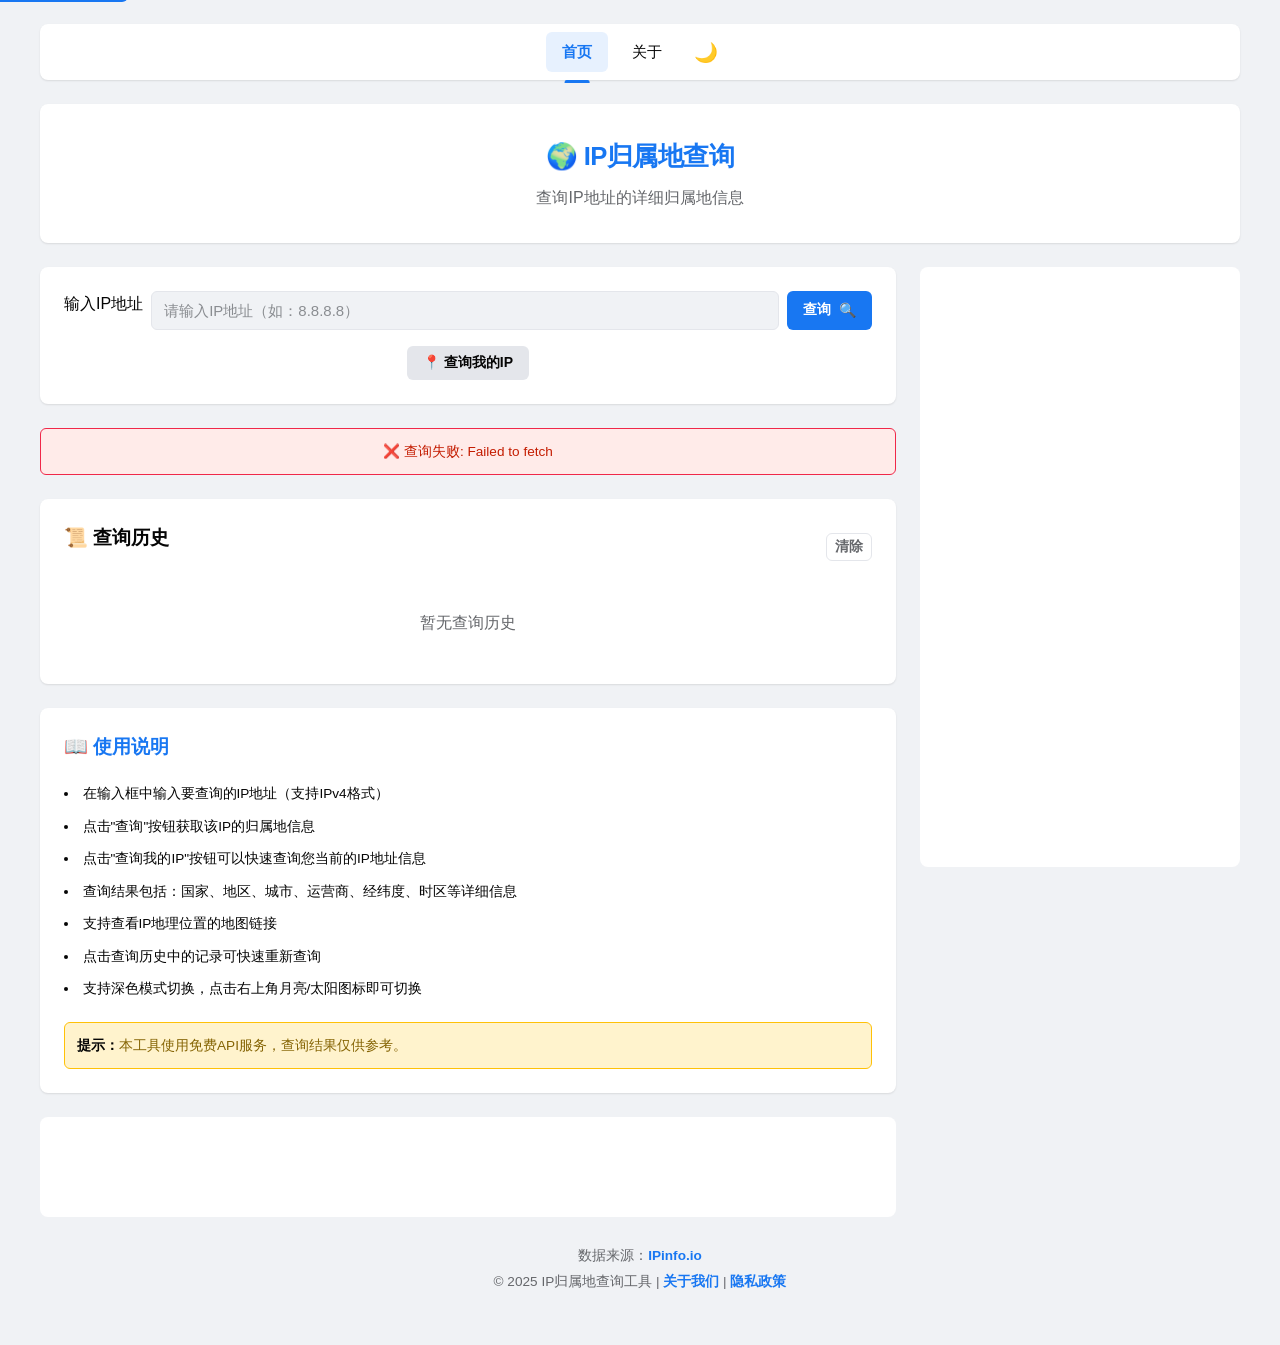
<file: index.html>
<!DOCTYPE html>
<html lang="zh-CN">
<head>
    <meta charset="UTF-8">
    <meta name="viewport" content="width=device-width, initial-scale=1.0">

    <!-- Google tag (gtag.js) -->
    <script async src="https://www.googletagmanager.com/gtag/js?id=G-JLNNBG1P3Q"></script>
    <script>
      window.dataLayer = window.dataLayer || [];
      function gtag(){dataLayer.push(arguments);}
      gtag('js', new Date());
      gtag('config', 'G-JLNNBG1P3Q');
    </script>

    <!-- 基础SEO -->
    <title>IP归属地查询工具 - 快速查询IP地址归属地信息</title>
    <meta name="description" content="免费在线IP归属地查询工具，支持查询任意IP地址的国家、地区、城市、运营商等详细信息。快速、准确、无需注册。">
    <meta name="keywords" content="IP查询,IP归属地,IP地址查询,IP定位,IP地理位置,IP查询工具,本机IP查询">
    <meta name="author" content="IP归属地查询工具">
    <link rel="canonical" href="https://your-domain.com/">

    <!-- Open Graph / Facebook -->
    <meta property="og:type" content="website">
    <meta property="og:url" content="https://your-domain.com/">
    <meta property="og:title" content="IP归属地查询工具 - 快速查询IP地址归属地信息">
    <meta property="og:description" content="免费在线IP归属地查询工具，支持查询任意IP地址的国家、地区、城市、运营商等详细信息。">
    <meta property="og:image" content="https://your-domain.com/og-image.png">
    <meta property="og:locale" content="zh_CN">
    <meta property="og:site_name" content="IP归属地查询工具">

    <!-- Twitter -->
    <meta name="twitter:card" content="summary_large_image">
    <meta name="twitter:url" content="https://your-domain.com/">
    <meta name="twitter:title" content="IP归属地查询工具 - 快速查询IP地址归属地信息">
    <meta name="twitter:description" content="免费在线IP归属地查询工具，支持查询任意IP地址的国家、地区、城市、运营商等详细信息。">
    <meta name="twitter:image" content="https://your-domain.com/twitter-image.png">

    <!-- Favicon -->
    <link rel="icon" type="image/svg+xml" href="data:image/svg+xml,%3Csvg xmlns='http://www.w3.org/2000/svg' viewBox='0 0 512 512'%3E%3Crect fill='%231877f2' width='512' height='512' rx='100'/%3E%3Ctext x='50%25' y='50%25' dominant-baseline='central' text-anchor='middle' font-size='200' fill='white'%3EIP%3C/text%3E%3C/svg%3E">
    <link rel="apple-touch-icon" href="data:image/svg+xml,%3Csvg xmlns='http://www.w3.org/2000/svg' viewBox='0 0 512 512'%3E%3Crect fill='%231877f2' width='512' height='512' rx='100'/%3E%3Ctext x='50%25' y='50%25' dominant-baseline='central' text-anchor='middle' font-size='200' fill='white'%3EIP%3C/text%3E%3C/svg%3E">

    <!-- PWA Manifest -->
    <link rel="manifest" href="/manifest.json">
    <meta name="theme-color" content="#1877f2">

    <!-- Preconnect -->
    <link rel="preconnect" href="https://ipinfo.io">
    <link rel="dns-prefetch" href="https://ipinfo.io">

    <!-- Stylesheet -->
    <link rel="stylesheet" href="css/style.css">

    <!-- JSON-LD 结构化数据 -->
    <script type="application/ld+json">
    {
        "@context": "https://schema.org",
        "@type": "WebSite",
        "name": "IP归属地查询工具",
        "url": "https://your-domain.com/",
        "description": "免费在线IP归属地查询工具，支持查询任意IP地址的国家、地区、城市、运营商等详细信息。",
        "potentialAction": {
            "@type": "SearchAction",
            "target": "https://your-domain.com/?ip={search_term_string}",
            "query-input": "required name=search_term_string"
        }
    }
    </script>
    <script type="application/ld+json">
    {
        "@context": "https://schema.org",
        "@type": "WebPage",
        "name": "IP归属地查询工具",
        "description": "免费在线IP归属地查询工具，支持查询任意IP地址的国家、地区、城市、运营商等详细信息。",
        "url": "https://your-domain.com/",
        "inLanguage": "zh-CN",
        "isPartOf": {
            "@type": "WebSite",
            "name": "IP归属地查询工具",
            "url": "https://your-domain.com/"
        }
    }
    </script>
    <script type="application/ld+json">
    {
        "@context": "https://schema.org",
        "@type": "BreadcrumbList",
        "itemListElement": [{
            "@type": "ListItem",
            "position": 1,
            "name": "首页",
            "item": "https://your-domain.com/"
        }]
    }
    </script>

    <!-- Google AdSense (请替换为您的实际代码) -->
    <!--
    <script async src="https://pagead2.googlesyndication.com/pagead/js/adsbygoogle.js?client=ca-pub-XXXXXXXXXXXXXXXX" crossorigin="anonymous"></script>
    -->
</head>
<body>
    <!-- 跳转到主内容（无障碍） -->
    <a href="#main-content" class="skip-to-content">跳转到主内容</a>

    <div class="container">
        <!-- 顶部导航 -->
        <nav class="top-nav" role="navigation" aria-label="主导航">
            <ul>
                <li><a href="index.html" class="active" aria-current="page">首页</a></li>
                <li><a href="about.html">关于</a></li>
                <li><button id="themeToggle" aria-label="切换深色模式">🌙</button></li>
                <li><button id="installBtn" aria-label="安装应用">📱 安装</button></li>
            </ul>
        </nav>

        <!-- 页面头部 -->
        <header>
            <h1>🌍 IP归属地查询</h1>
            <p class="subtitle">查询IP地址的详细归属地信息</p>
        </header>

        <!-- 主布局 -->
        <div class="main-layout">
            <!-- 主内容区 -->
            <main id="main-content">
                <!-- 搜索区域 -->
                <section class="search-section" aria-label="IP查询输入">
                    <div class="search-box">
                        <label for="ipInput" class="visually-hidden">输入IP地址</label>
                        <input
                            type="text"
                            id="ipInput"
                            placeholder="请输入IP地址（如：8.8.8.8）"
                            autocomplete="off"
                            aria-label="IP地址输入框"
                        >
                        <button id="searchBtn" onclick="queryIP()" aria-label="查询IP地址">
                            <span class="btn-text">查询</span>
                            <span class="btn-icon">🔍</span>
                        </button>
                    </div>
                    <div class="quick-actions">
                        <button class="btn-secondary" onclick="queryMyIP()" aria-label="查询我的IP地址">
                            <span>📍 查询我的IP</span>
                        </button>
                    </div>
                </section>

                <!-- 加载提示 -->
                <div id="loading" class="loading" style="display: none;" role="status" aria-live="polite">
                    <div class="spinner" aria-hidden="true"></div>
                    <p>正在查询IP信息...</p>
                </div>

                <!-- 错误提示 -->
                <div id="error" class="error" style="display: none;" role="alert" aria-live="assertive"></div>

                <!-- IP信息显示 -->
                <article id="ipInfo" class="ip-info" style="display: none;" aria-live="polite">
                    <div class="info-header">
                        <h2 id="ipAddress"></h2>
                        <div class="header-actions">
                            <span id="ipType" class="ip-type"></span>
                            <button class="btn-copy" id="copyIPBtn" title="复制IP地址" aria-label="复制IP地址">
                                <svg width="16" height="16" viewBox="0 0 24 24" fill="none" stroke="currentColor" stroke-width="2" aria-hidden="true">
                                    <rect x="9" y="9" width="13" height="13" rx="2" ry="2"></rect>
                                    <path d="M5 15H4a2 2 0 0 1-2-2V4a2 2 0 0 1 2-2h9a2 2 0 0 1 2 2v1"></path>
                                </svg>
                            </button>
                        </div>
                    </div>
                    <div class="info-grid">
                        <div class="info-item">
                            <span class="info-label">🌏 国家/地区</span>
                            <span class="info-value" id="country"></span>
                        </div>
                        <div class="info-item">
                            <span class="info-label">📍 省份/州</span>
                            <span class="info-value" id="region"></span>
                        </div>
                        <div class="info-item">
                            <span class="info-label">🏙️ 城市</span>
                            <span class="info-value" id="city"></span>
                        </div>
                        <div class="info-item">
                            <span class="info-label">📮 邮编</span>
                            <span class="info-value" id="zip"></span>
                        </div>
                        <div class="info-item">
                            <span class="info-label">🌐 运营商</span>
                            <span class="info-value" id="isp"></span>
                        </div>
                        <div class="info-item">
                            <span class="info-label">🏢 组织</span>
                            <span class="info-value" id="org"></span>
                        </div>
                        <div class="info-item">
                            <span class="info-label">📡 经纬度</span>
                            <span class="info-value" id="location"></span>
                        </div>
                        <div class="info-item">
                            <span class="info-label">⏰ 时区</span>
                            <span class="info-value" id="timezone"></span>
                        </div>
                    </div>

                    <!-- 地图容器 -->
                    <div class="map-container">
                        <h3>🗺️ 地理位置</h3>
                        <div id="mapLink" class="map-link"></div>
                    </div>

                    <!-- QR码分享 -->
                    <div class="qr-section">
                        <h3>📱 分享</h3>
                        <div id="qrContainer" class="qr-container"></div>
                    </div>
                </article>

                <!-- 查询历史 -->
                <section class="history-section" aria-label="查询历史">
                    <div class="history-header">
                        <h3>📜 查询历史</h3>
                        <button class="btn-clear-history" onclick="clearHistory()" aria-label="清除历史记录">清除</button>
                    </div>
                    <div id="historyList" aria-live="polite">
                        <p class="history-empty">暂无查询历史</p>
                    </div>
                </section>

                <!-- 使用说明 -->
                <section class="instructions" aria-label="使用说明">
                    <h3>📖 使用说明</h3>
                    <ul>
                        <li>在输入框中输入要查询的IP地址（支持IPv4格式）</li>
                        <li>点击"查询"按钮获取该IP的归属地信息</li>
                        <li>点击"查询我的IP"按钮可以快速查询您当前的IP地址信息</li>
                        <li>查询结果包括：国家、地区、城市、运营商、经纬度、时区等详细信息</li>
                        <li>支持查看IP地理位置的地图链接</li>
                        <li>点击查询历史中的记录可快速重新查询</li>
                        <li>支持深色模式切换，点击右上角月亮/太阳图标即可切换</li>
                    </ul>
                    <div class="api-notice">
                        <strong>提示：</strong>本工具使用免费API服务，查询结果仅供参考。
                    </div>
                </section>

                <!-- 移动端广告位 -->
                <aside class="ad-placeholder ad-mobile" aria-label="广告">
                    <!-- Google AdSense 移动端广告代码 -->
                    <!--
                    <ins class="adsbygoogle"
                         style="display:block"
                         data-ad-client="ca-pub-XXXXXXXXXXXXXXXX"
                         data-ad-slot="XXXXXXXXXX"
                         data-ad-format="horizontal"
                         data-full-width-responsive="true"></ins>
                    <script>(adsbygoogle = window.adsbygoogle || []).push({});</script>
                    -->
                    <!-- <p>广告位 (320x100)</p> -->
                </aside>
            </main>

            <!-- 侧边栏（桌面端广告位） -->
            <aside class="sidebar" aria-label="侧边栏">
                <div class="ad-placeholder ad-sidebar">
                    <!-- Google AdSense 桌面端广告代码 -->
                    <!--
                    <ins class="adsbygoogle"
                         style="display:block"
                         data-ad-client="ca-pub-XXXXXXXXXXXXXXXX"
                         data-ad-slot="XXXXXXXXXX"
                         data-ad-format="vertical"
                         data-full-width-responsive="false"></ins>
                    <script>(adsbygoogle = window.adsbygoogle || []).push({});</script>
                    -->
                    <!-- <p>广告位 (300x600)</p> -->
                </div>
            </aside>
        </div>

        <footer>
            <p>数据来源：<a href="https://ipinfo.io" target="_blank" rel="noopener">IPinfo.io</a></p>
            <p>© 2025 IP归属地查询工具 | <a href="about.html">关于我们</a> | <a href="privacy.html">隐私政策</a></p>
        </footer>
    </div>

    <!-- JavaScript 模块 -->
    <script src="js/storage.js"></script>
    <script src="js/ui.js"></script>
    <script src="js/app.js"></script>
    <script src="https://pl28918087.effectivegatecpm.com/01/2a/c5/012ac5b5e096751748f7317121a92de4.js"></script>
</body>
</html>
</file>
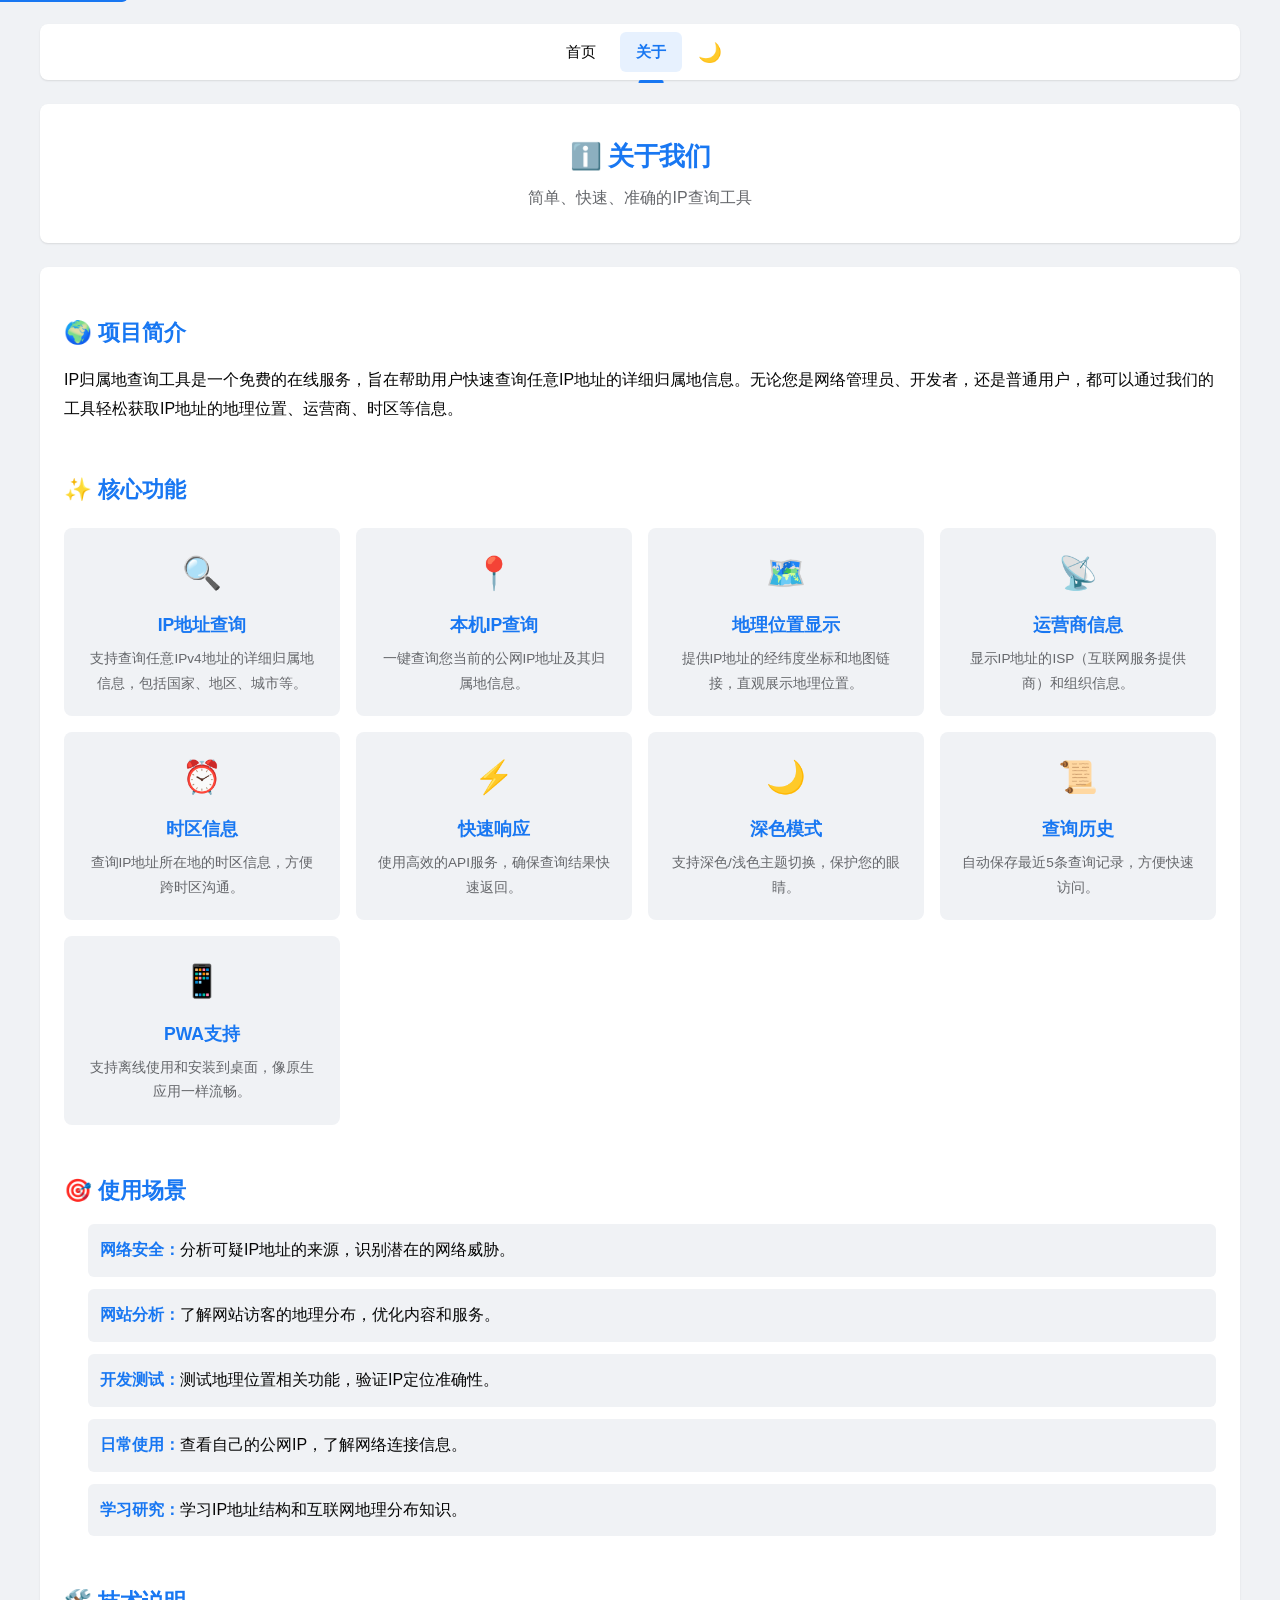
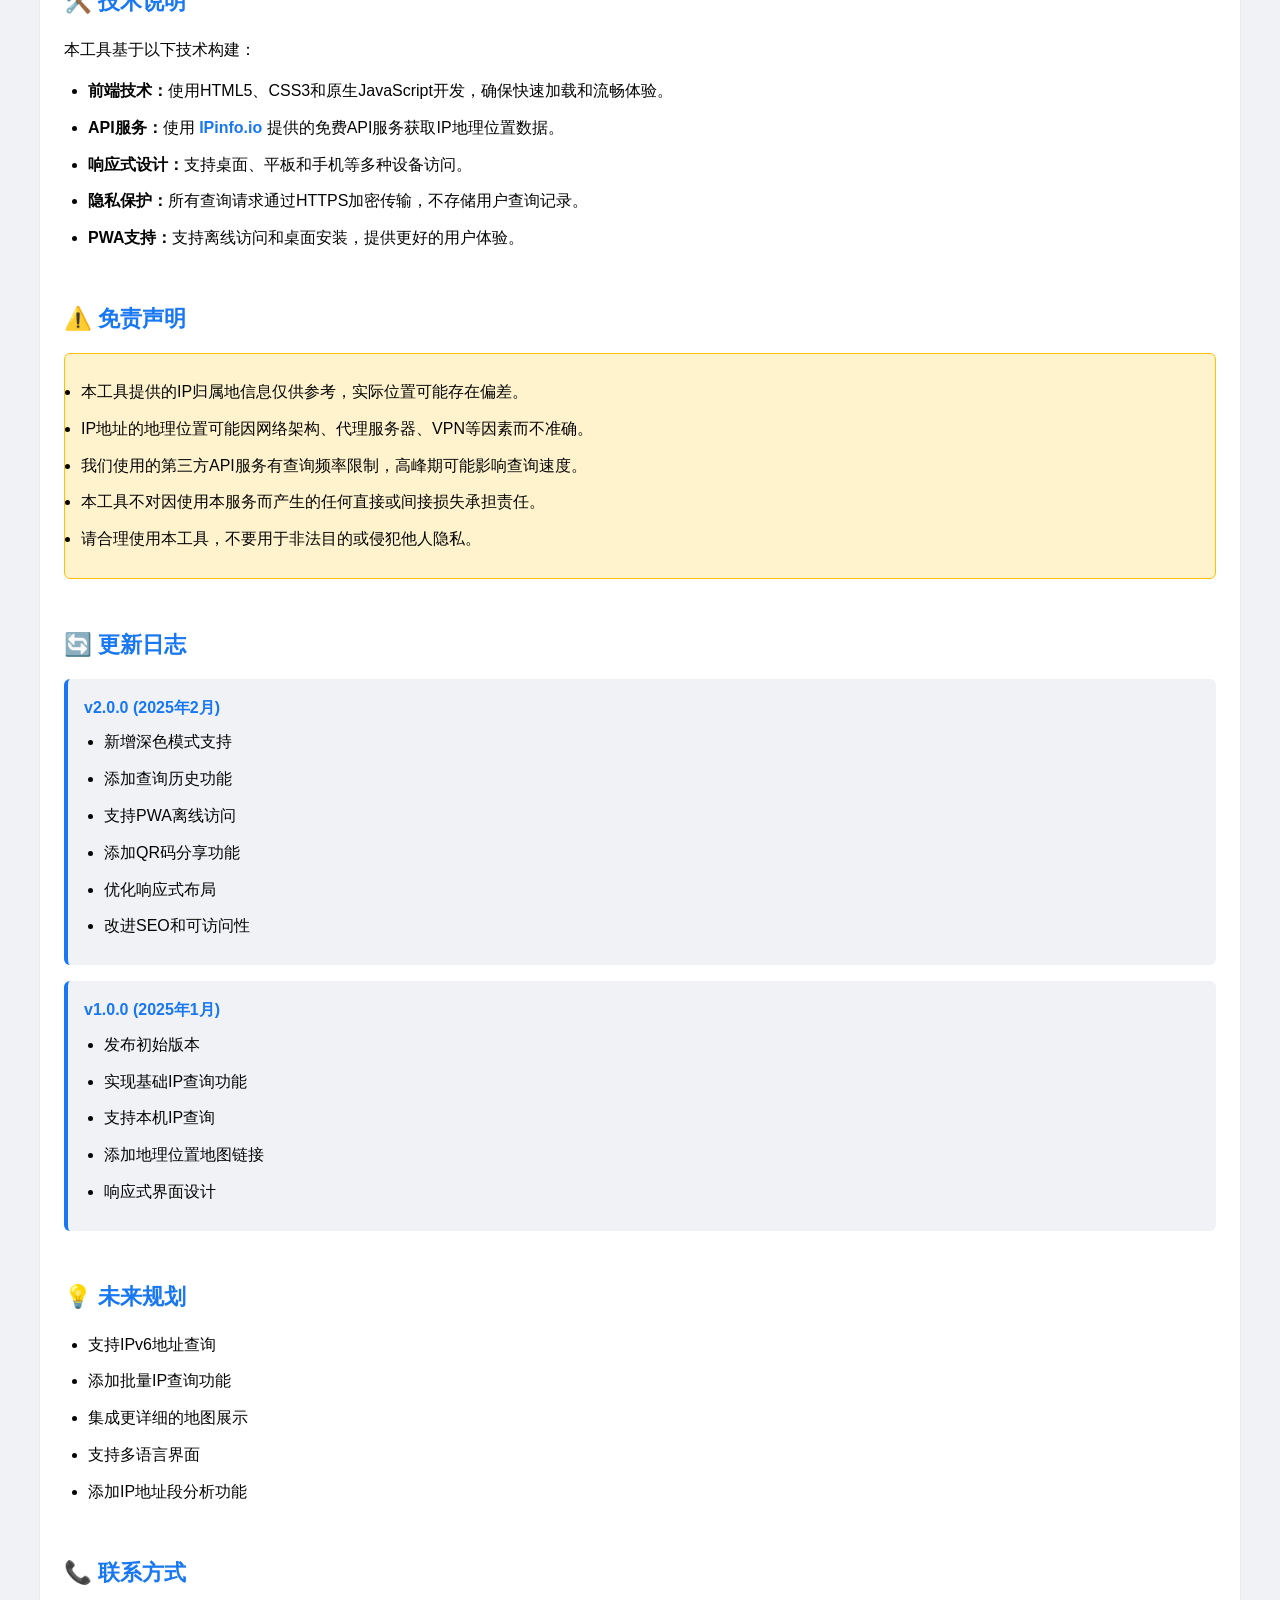
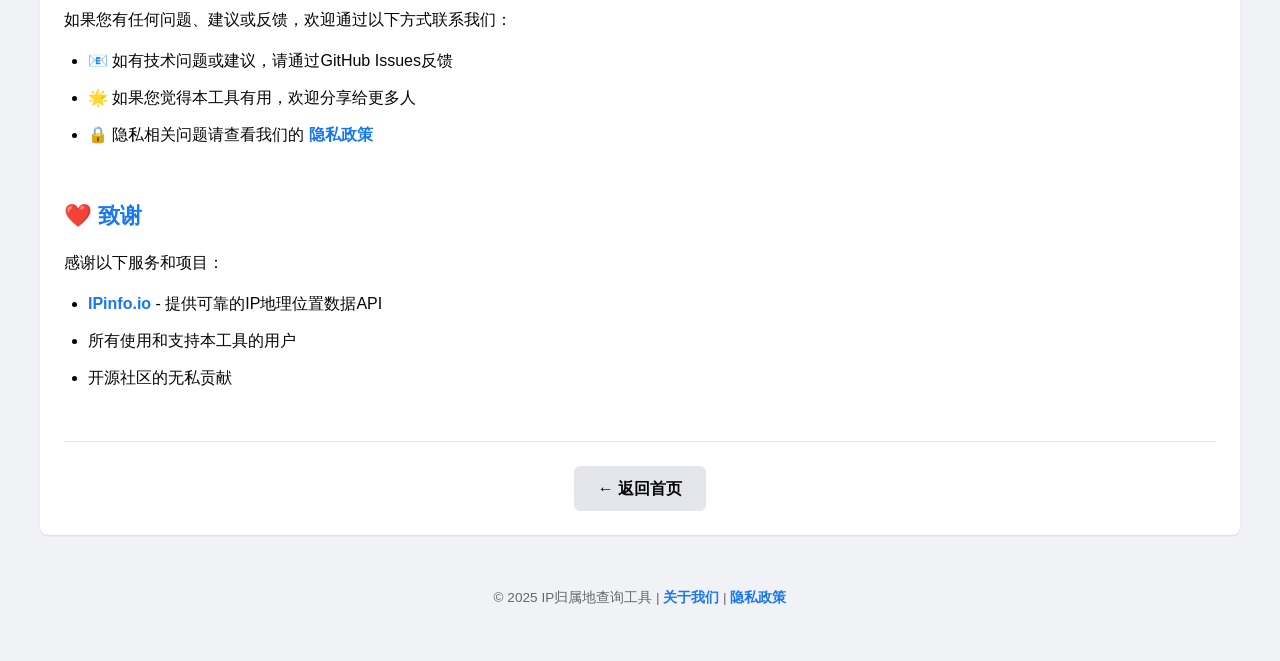
<file: about.html>
<!DOCTYPE html>
<html lang="zh-CN">
<head>
    <meta charset="UTF-8">
    <meta name="viewport" content="width=device-width, initial-scale=1.0">

    <!-- Google tag (gtag.js) -->
    <script async src="https://www.googletagmanager.com/gtag/js?id=G-JLNNBG1P3Q"></script>
    <script>
      window.dataLayer = window.dataLayer || [];
      function gtag(){dataLayer.push(arguments);}
      gtag('js', new Date());
      gtag('config', 'G-JLNNBG1P3Q');
    </script>

    <!-- 基础SEO -->
    <title>关于我们 - IP归属地查询工具</title>
    <meta name="description" content="了解IP归属地查询工具，一个免费、快速、准确的IP地址查询服务。">
    <meta name="keywords" content="IP查询工具,关于,使用说明,联系方式">
    <link rel="canonical" href="https://your-domain.com/about.html">

    <!-- Open Graph -->
    <meta property="og:type" content="website">
    <meta property="og:url" content="https://your-domain.com/about.html">
    <meta property="og:title" content="关于我们 - IP归属地查询工具">
    <meta property="og:description" content="了解IP归属地查询工具，一个免费、快速、准确的IP地址查询服务。">
    <meta property="og:locale" content="zh_CN">

    <!-- Favicon -->
    <link rel="icon" type="image/svg+xml" href="data:image/svg+xml,%3Csvg xmlns='http://www.w3.org/2000/svg' viewBox='0 0 512 512'%3E%3Crect fill='%231877f2' width='512' height='512' rx='100'/%3E%3Ctext x='50%25' y='50%25' dominant-baseline='central' text-anchor='middle' font-size='200' fill='white'%3EIP%3C/text%3E%3C/svg%3E">

    <!-- PWA Manifest -->
    <link rel="manifest" href="/manifest.json">
    <meta name="theme-color" content="#1877f2">

    <!-- Stylesheet -->
    <link rel="stylesheet" href="css/style.css">

    <!-- JSON-LD 结构化数据 -->
    <script type="application/ld+json">
    {
        "@context": "https://schema.org",
        "@type": "WebPage",
        "name": "关于我们 - IP归属地查询工具",
        "description": "了解IP归属地查询工具，一个免费、快速、准确的IP地址查询服务。",
        "url": "https://your-domain.com/about.html",
        "inLanguage": "zh-CN",
        "isPartOf": {
            "@type": "WebSite",
            "name": "IP归属地查询工具",
            "url": "https://your-domain.com/"
        }
    }
    </script>
    <script type="application/ld+json">
    {
        "@context": "https://schema.org",
        "@type": "BreadcrumbList",
        "itemListElement": [
            {
                "@type": "ListItem",
                "position": 1,
                "name": "首页",
                "item": "https://your-domain.com/"
            },
            {
                "@type": "ListItem",
                "position": 2,
                "name": "关于",
                "item": "https://your-domain.com/about.html"
            }
        ]
    }
    </script>
</head>
<body>
    <a href="#main-content" class="skip-to-content">跳转到主内容</a>

    <div class="container">
        <nav class="top-nav" role="navigation" aria-label="主导航">
            <ul>
                <li><a href="index.html">首页</a></li>
                <li><a href="about.html" class="active" aria-current="page">关于</a></li>
                <li><button id="themeToggle" aria-label="切换深色模式">🌙</button></li>
            </ul>
        </nav>

        <header>
            <h1>ℹ️ 关于我们</h1>
            <p class="subtitle">简单、快速、准确的IP查询工具</p>
        </header>

        <main id="main-content" class="content-section">
            <div class="about-section">
                <h2>🌍 项目简介</h2>
                <p>IP归属地查询工具是一个免费的在线服务，旨在帮助用户快速查询任意IP地址的详细归属地信息。无论您是网络管理员、开发者，还是普通用户，都可以通过我们的工具轻松获取IP地址的地理位置、运营商、时区等信息。</p>
            </div>

            <div class="about-section">
                <h2>✨ 核心功能</h2>
                <div class="features-grid">
                    <div class="feature-item">
                        <div class="feature-icon" aria-hidden="true">🔍</div>
                        <h3>IP地址查询</h3>
                        <p>支持查询任意IPv4地址的详细归属地信息，包括国家、地区、城市等。</p>
                    </div>
                    <div class="feature-item">
                        <div class="feature-icon" aria-hidden="true">📍</div>
                        <h3>本机IP查询</h3>
                        <p>一键查询您当前的公网IP地址及其归属地信息。</p>
                    </div>
                    <div class="feature-item">
                        <div class="feature-icon" aria-hidden="true">🗺️</div>
                        <h3>地理位置显示</h3>
                        <p>提供IP地址的经纬度坐标和地图链接，直观展示地理位置。</p>
                    </div>
                    <div class="feature-item">
                        <div class="feature-icon" aria-hidden="true">📡</div>
                        <h3>运营商信息</h3>
                        <p>显示IP地址的ISP（互联网服务提供商）和组织信息。</p>
                    </div>
                    <div class="feature-item">
                        <div class="feature-icon" aria-hidden="true">⏰</div>
                        <h3>时区信息</h3>
                        <p>查询IP地址所在地的时区信息，方便跨时区沟通。</p>
                    </div>
                    <div class="feature-item">
                        <div class="feature-icon" aria-hidden="true">⚡</div>
                        <h3>快速响应</h3>
                        <p>使用高效的API服务，确保查询结果快速返回。</p>
                    </div>
                    <div class="feature-item">
                        <div class="feature-icon" aria-hidden="true">🌙</div>
                        <h3>深色模式</h3>
                        <p>支持深色/浅色主题切换，保护您的眼睛。</p>
                    </div>
                    <div class="feature-item">
                        <div class="feature-icon" aria-hidden="true">📜</div>
                        <h3>查询历史</h3>
                        <p>自动保存最近5条查询记录，方便快速访问。</p>
                    </div>
                    <div class="feature-item">
                        <div class="feature-icon" aria-hidden="true">📱</div>
                        <h3>PWA支持</h3>
                        <p>支持离线使用和安装到桌面，像原生应用一样流畅。</p>
                    </div>
                </div>
            </div>

            <div class="about-section">
                <h2>🎯 使用场景</h2>
                <ul class="use-cases">
                    <li><strong>网络安全：</strong>分析可疑IP地址的来源，识别潜在的网络威胁。</li>
                    <li><strong>网站分析：</strong>了解网站访客的地理分布，优化内容和服务。</li>
                    <li><strong>开发测试：</strong>测试地理位置相关功能，验证IP定位准确性。</li>
                    <li><strong>日常使用：</strong>查看自己的公网IP，了解网络连接信息。</li>
                    <li><strong>学习研究：</strong>学习IP地址结构和互联网地理分布知识。</li>
                </ul>
            </div>

            <div class="about-section">
                <h2>🛠️ 技术说明</h2>
                <p>本工具基于以下技术构建：</p>
                <ul>
                    <li><strong>前端技术：</strong>使用HTML5、CSS3和原生JavaScript开发，确保快速加载和流畅体验。</li>
                    <li><strong>API服务：</strong>使用 <a href="https://ipinfo.io" target="_blank" rel="noopener">IPinfo.io</a> 提供的免费API服务获取IP地理位置数据。</li>
                    <li><strong>响应式设计：</strong>支持桌面、平板和手机等多种设备访问。</li>
                    <li><strong>隐私保护：</strong>所有查询请求通过HTTPS加密传输，不存储用户查询记录。</li>
                    <li><strong>PWA支持：</strong>支持离线访问和桌面安装，提供更好的用户体验。</li>
                </ul>
            </div>

            <div class="about-section">
                <h2>⚠️ 免责声明</h2>
                <div class="disclaimer">
                    <ul>
                        <li>本工具提供的IP归属地信息仅供参考，实际位置可能存在偏差。</li>
                        <li>IP地址的地理位置可能因网络架构、代理服务器、VPN等因素而不准确。</li>
                        <li>我们使用的第三方API服务有查询频率限制，高峰期可能影响查询速度。</li>
                        <li>本工具不对因使用本服务而产生的任何直接或间接损失承担责任。</li>
                        <li>请合理使用本工具，不要用于非法目的或侵犯他人隐私。</li>
                    </ul>
                </div>
            </div>

            <div class="about-section">
                <h2>🔄 更新日志</h2>
                <div class="changelog">
                    <div class="changelog-item">
                        <h4>v2.0.0 (2025年2月)</h4>
                        <ul>
                            <li>新增深色模式支持</li>
                            <li>添加查询历史功能</li>
                            <li>支持PWA离线访问</li>
                            <li>添加QR码分享功能</li>
                            <li>优化响应式布局</li>
                            <li>改进SEO和可访问性</li>
                        </ul>
                    </div>
                    <div class="changelog-item">
                        <h4>v1.0.0 (2025年1月)</h4>
                        <ul>
                            <li>发布初始版本</li>
                            <li>实现基础IP查询功能</li>
                            <li>支持本机IP查询</li>
                            <li>添加地理位置地图链接</li>
                            <li>响应式界面设计</li>
                        </ul>
                    </div>
                </div>
            </div>

            <div class="about-section">
                <h2>💡 未来规划</h2>
                <ul>
                    <li>支持IPv6地址查询</li>
                    <li>添加批量IP查询功能</li>
                    <li>集成更详细的地图展示</li>
                    <li>支持多语言界面</li>
                    <li>添加IP地址段分析功能</li>
                </ul>
            </div>

            <div class="about-section">
                <h2>📞 联系方式</h2>
                <p>如果您有任何问题、建议或反馈，欢迎通过以下方式联系我们：</p>
                <ul>
                    <li>📧 如有技术问题或建议，请通过GitHub Issues反馈</li>
                    <li>🌟 如果您觉得本工具有用，欢迎分享给更多人</li>
                    <li>🔒 隐私相关问题请查看我们的 <a href="privacy.html">隐私政策</a></li>
                </ul>
            </div>

            <div class="about-section">
                <h2>❤️ 致谢</h2>
                <p>感谢以下服务和项目：</p>
                <ul>
                    <li><a href="https://ipinfo.io" target="_blank" rel="noopener">IPinfo.io</a> - 提供可靠的IP地理位置数据API</li>
                    <li>所有使用和支持本工具的用户</li>
                    <li>开源社区的无私贡献</li>
                </ul>
            </div>

            <div class="back-link">
                <a href="index.html">← 返回首页</a>
            </div>
        </main>

        <footer>
            <p>© 2025 IP归属地查询工具 | <a href="about.html">关于我们</a> | <a href="privacy.html">隐私政策</a></p>
        </footer>
    </div>

    <script src="js/storage.js"></script>
    <script src="js/ui.js"></script>
    <script>
        // 初始化主题
        document.addEventListener('DOMContentLoaded', function() {
            UI.initTheme();
            const themeToggle = document.getElementById('themeToggle');
            if (themeToggle) {
                themeToggle.addEventListener('click', UI.toggleTheme);
            }
        });
    </script>
</body>
</html>
</file>
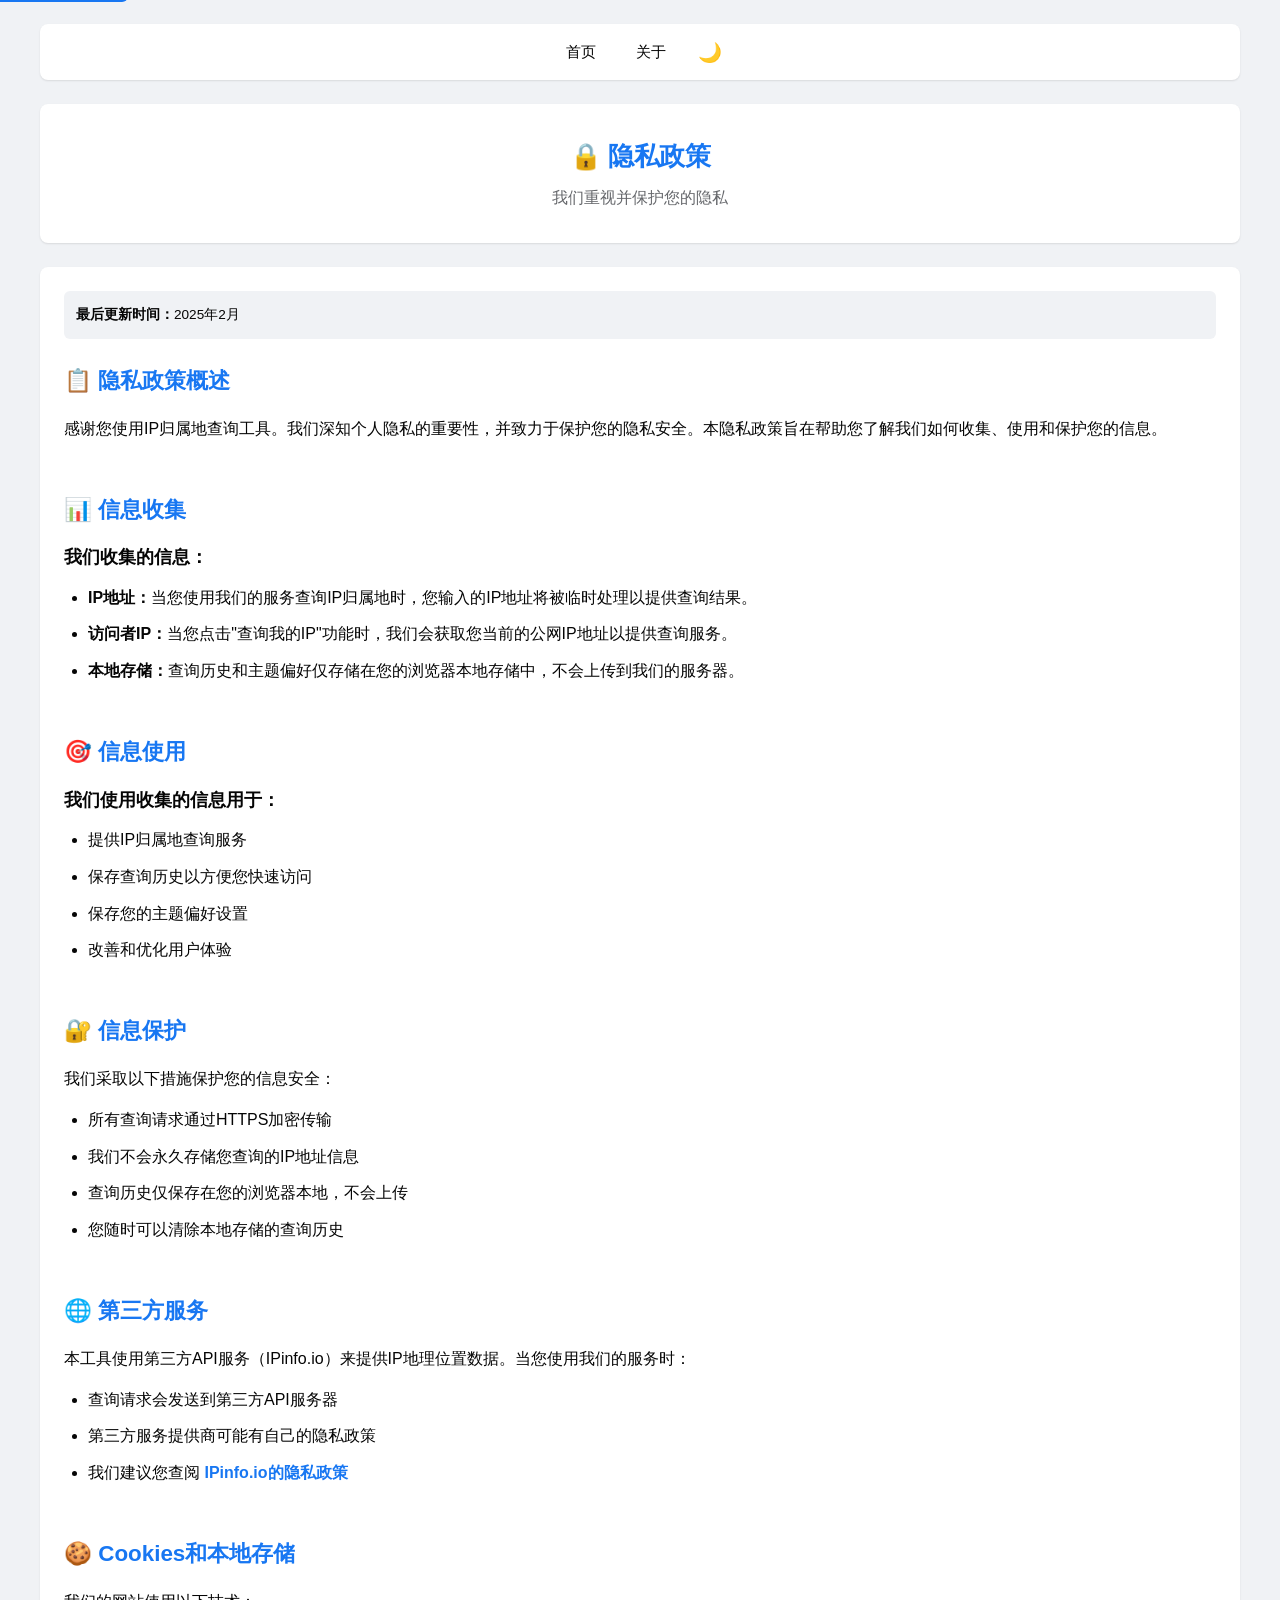
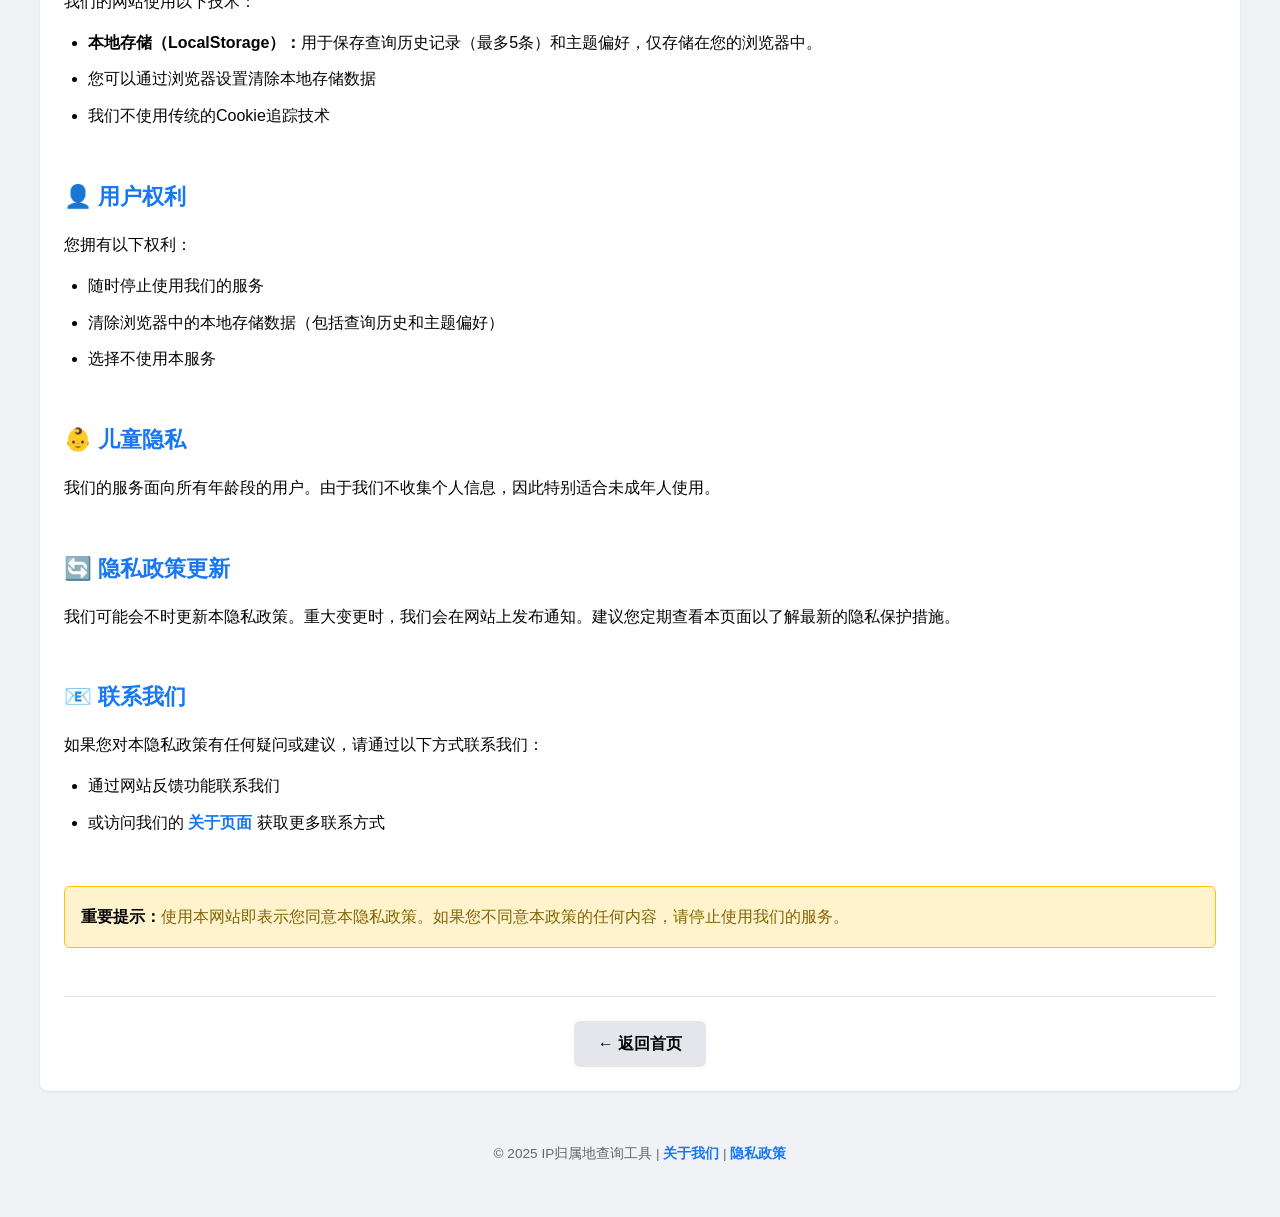
<file: privacy.html>
<!DOCTYPE html>
<html lang="zh-CN">
<head>
    <meta charset="UTF-8">
    <meta name="viewport" content="width=device-width, initial-scale=1.0">

    <!-- Google tag (gtag.js) -->
    <script async src="https://www.googletagmanager.com/gtag/js?id=G-JLNNBG1P3Q"></script>
    <script>
      window.dataLayer = window.dataLayer || [];
      function gtag(){dataLayer.push(arguments);}
      gtag('js', new Date());
      gtag('config', 'G-JLNNBG1P3Q');
    </script>

    <!-- 基础SEO -->
    <title>隐私政策 - IP归属地查询工具</title>
    <meta name="description" content="IP归属地查询工具的隐私政策，了解我们如何保护您的隐私和数据安全。">
    <meta name="keywords" content="隐私政策,数据保护,用户隐私">
    <link rel="canonical" href="https://your-domain.com/privacy.html">

    <!-- Open Graph -->
    <meta property="og:type" content="website">
    <meta property="og:url" content="https://your-domain.com/privacy.html">
    <meta property="og:title" content="隐私政策 - IP归属地查询工具">
    <meta property="og:description" content="IP归属地查询工具的隐私政策，了解我们如何保护您的隐私和数据安全。">
    <meta property="og:locale" content="zh_CN">

    <!-- Favicon -->
    <link rel="icon" type="image/svg+xml" href="data:image/svg+xml,%3Csvg xmlns='http://www.w3.org/2000/svg' viewBox='0 0 512 512'%3E%3Crect fill='%231877f2' width='512' height='512' rx='100'/%3E%3Ctext x='50%25' y='50%25' dominant-baseline='central' text-anchor='middle' font-size='200' fill='white'%3EIP%3C/text%3E%3C/svg%3E">

    <!-- PWA Manifest -->
    <link rel="manifest" href="/manifest.json">
    <meta name="theme-color" content="#1877f2">

    <!-- Stylesheet -->
    <link rel="stylesheet" href="css/style.css">

    <!-- JSON-LD 结构化数据 -->
    <script type="application/ld+json">
    {
        "@context": "https://schema.org",
        "@type": "WebPage",
        "name": "隐私政策 - IP归属地查询工具",
        "description": "IP归属地查询工具的隐私政策，了解我们如何保护您的隐私和数据安全。",
        "url": "https://your-domain.com/privacy.html",
        "inLanguage": "zh-CN",
        "isPartOf": {
            "@type": "WebSite",
            "name": "IP归属地查询工具",
            "url": "https://your-domain.com/"
        }
    }
    </script>
    <script type="application/ld+json">
    {
        "@context": "https://schema.org",
        "@type": "BreadcrumbList",
        "itemListElement": [
            {
                "@type": "ListItem",
                "position": 1,
                "name": "首页",
                "item": "https://your-domain.com/"
            },
            {
                "@type": "ListItem",
                "position": 2,
                "name": "隐私政策",
                "item": "https://your-domain.com/privacy.html"
            }
        ]
    }
    </script>
</head>
<body>
    <a href="#main-content" class="skip-to-content">跳转到主内容</a>

    <div class="container">
        <nav class="top-nav" role="navigation" aria-label="主导航">
            <ul>
                <li><a href="index.html">首页</a></li>
                <li><a href="about.html">关于</a></li>
                <li><button id="themeToggle" aria-label="切换深色模式">🌙</button></li>
            </ul>
        </nav>

        <header>
            <h1>🔒 隐私政策</h1>
            <p class="subtitle">我们重视并保护您的隐私</p>
        </header>

        <main id="main-content" class="content-section">
            <p class="last-updated"><strong>最后更新时间：</strong>2025年2月</p>

            <div class="policy-section">
                <h2>📋 隐私政策概述</h2>
                <p>感谢您使用IP归属地查询工具。我们深知个人隐私的重要性，并致力于保护您的隐私安全。本隐私政策旨在帮助您了解我们如何收集、使用和保护您的信息。</p>
            </div>

            <div class="policy-section">
                <h2>📊 信息收集</h2>
                <h3>我们收集的信息：</h3>
                <ul>
                    <li><strong>IP地址：</strong>当您使用我们的服务查询IP归属地时，您输入的IP地址将被临时处理以提供查询结果。</li>
                    <li><strong>访问者IP：</strong>当您点击"查询我的IP"功能时，我们会获取您当前的公网IP地址以提供查询服务。</li>
                    <li><strong>本地存储：</strong>查询历史和主题偏好仅存储在您的浏览器本地存储中，不会上传到我们的服务器。</li>
                </ul>
            </div>

            <div class="policy-section">
                <h2>🎯 信息使用</h2>
                <h3>我们使用收集的信息用于：</h3>
                <ul>
                    <li>提供IP归属地查询服务</li>
                    <li>保存查询历史以方便您快速访问</li>
                    <li>保存您的主题偏好设置</li>
                    <li>改善和优化用户体验</li>
                </ul>
            </div>

            <div class="policy-section">
                <h2>🔐 信息保护</h2>
                <p>我们采取以下措施保护您的信息安全：</p>
                <ul>
                    <li>所有查询请求通过HTTPS加密传输</li>
                    <li>我们不会永久存储您查询的IP地址信息</li>
                    <li>查询历史仅保存在您的浏览器本地，不会上传</li>
                    <li>您随时可以清除本地存储的查询历史</li>
                </ul>
            </div>

            <div class="policy-section">
                <h2>🌐 第三方服务</h2>
                <p>本工具使用第三方API服务（IPinfo.io）来提供IP地理位置数据。当您使用我们的服务时：</p>
                <ul>
                    <li>查询请求会发送到第三方API服务器</li>
                    <li>第三方服务提供商可能有自己的隐私政策</li>
                    <li>我们建议您查阅 <a href="https://ipinfo.io/privacy-policy" target="_blank" rel="noopener">IPinfo.io的隐私政策</a></li>
                </ul>
            </div>

            <div class="policy-section">
                <h2>🍪 Cookies和本地存储</h2>
                <p>我们的网站使用以下技术：</p>
                <ul>
                    <li><strong>本地存储（LocalStorage）：</strong>用于保存查询历史记录（最多5条）和主题偏好，仅存储在您的浏览器中。</li>
                    <li>您可以通过浏览器设置清除本地存储数据</li>
                    <li>我们不使用传统的Cookie追踪技术</li>
                </ul>
            </div>

            <div class="policy-section">
                <h2>👤 用户权利</h2>
                <p>您拥有以下权利：</p>
                <ul>
                    <li>随时停止使用我们的服务</li>
                    <li>清除浏览器中的本地存储数据（包括查询历史和主题偏好）</li>
                    <li>选择不使用本服务</li>
                </ul>
            </div>

            <div class="policy-section">
                <h2>👶 儿童隐私</h2>
                <p>我们的服务面向所有年龄段的用户。由于我们不收集个人信息，因此特别适合未成年人使用。</p>
            </div>

            <div class="policy-section">
                <h2>🔄 隐私政策更新</h2>
                <p>我们可能会不时更新本隐私政策。重大变更时，我们会在网站上发布通知。建议您定期查看本页面以了解最新的隐私保护措施。</p>
            </div>

            <div class="policy-section">
                <h2>📧 联系我们</h2>
                <p>如果您对本隐私政策有任何疑问或建议，请通过以下方式联系我们：</p>
                <ul>
                    <li>通过网站反馈功能联系我们</li>
                    <li>或访问我们的 <a href="about.html">关于页面</a> 获取更多联系方式</li>
                </ul>
            </div>

            <div class="policy-notice">
                <p><strong>重要提示：</strong>使用本网站即表示您同意本隐私政策。如果您不同意本政策的任何内容，请停止使用我们的服务。</p>
            </div>

            <div class="back-link">
                <a href="index.html">← 返回首页</a>
            </div>
        </main>

        <footer>
            <p>© 2025 IP归属地查询工具 | <a href="about.html">关于我们</a> | <a href="privacy.html">隐私政策</a></p>
        </footer>
    </div>

    <script src="js/storage.js"></script>
    <script src="js/ui.js"></script>
    <script>
        // 初始化主题
        document.addEventListener('DOMContentLoaded', function() {
            UI.initTheme();
            const themeToggle = document.getElementById('themeToggle');
            if (themeToggle) {
                themeToggle.addEventListener('click', UI.toggleTheme);
            }
        });
    </script>
</body>
</html>
</file>
<file: css/style.css>
/**
 * IP归属地查询工具 - Facebook风格样式
 * 支持深色模式和响应式布局
 */

/* ==================== CSS变量定义 ==================== */
:root {
    /* 颜色 - 亮色模式 */
    --color-primary: #1877f2;
    --color-primary-hover: #166fe5;
    --color-primary-active: #1564d6;
    --color-bg: #f0f2f5;
    --color-surface: #ffffff;
    --color-surface-hover: #f5f6f7;
    --color-text: #050505;
    --color-text-secondary: #65676b;
    --color-text-tertiary: #8a8d91;
    --color-border: #e4e6eb;
    --color-border-hover: #d8dadf;
    --color-error: #c41c00;
    --color-error-bg: #ffebe9;
    --color-error-border: #f02849;
    --color-warning: #856404;
    --color-warning-bg: #fff3cd;
    --color-warning-border: #ffc107;
    --color-success: #1a7f37;
    --color-success-bg: #e0f2ec;

    /* 间距 */
    --spacing-xs: 4px;
    --spacing-sm: 8px;
    --spacing-md: 16px;
    --spacing-lg: 24px;
    --spacing-xl: 32px;
    --spacing-2xl: 48px;

    /* 字体 */
    --font-family: -apple-system, BlinkMacSystemFont, 'Segoe UI', Helvetica, Arial, sans-serif;
    --font-size-xs: 0.75em;
    --font-size-sm: 0.85em;
    --font-size-base: 1em;
    --font-size-lg: 1.1em;
    --font-size-xl: 1.2em;
    --font-size-2xl: 1.6em;

    /* 圆角 */
    --radius-sm: 6px;
    --radius-md: 8px;
    --radius-lg: 12px;

    /* 阴影 */
    --shadow-sm: 0 1px 2px rgba(0, 0, 0, 0.1);
    --shadow-md: 0 2px 8px rgba(0, 0, 0, 0.15);

    /* 布局 */
    --max-width: 1200px;
    --content-max-width: 900px;
    --header-height: 60px;
    --sidebar-width: 320px;

    /* 动画 */
    --transition-fast: 0.15s;
    --transition-base: 0.2s;
    --transition-slow: 0.3s;
}

/* 深色模式变量 */
[data-theme="dark"] {
    --color-bg: #18191a;
    --color-surface: #242526;
    --color-surface-hover: #3a3b3c;
    --color-text: #e4e6eb;
    --color-text-secondary: #b0b3b8;
    --color-text-tertiary: #65676b;
    --color-border: #3e4042;
    --color-border-hover: #4e4f50;
    --color-error-bg: #3d1a1a;
    --color-error-border: #e41e3f;
    --color-warning-bg: #3d3a1a;
    --color-success-bg: #1a3d2a;
}

/* ==================== 全局重置 ==================== */
* {
    margin: 0;
    padding: 0;
    box-sizing: border-box;
}

html {
    scroll-behavior: smooth;
}

body {
    font-family: var(--font-family);
    background: var(--color-bg);
    min-height: 100vh;
    padding: var(--spacing-lg);
    line-height: 1.6;
    color: var(--color-text);
    transition: background var(--transition-slow), color var(--transition-slow);
}

/* 跳转到主内容链接（无障碍） */
.skip-to-content {
    position: absolute;
    top: -40px;
    left: 0;
    background: var(--color-primary);
    color: white;
    padding: var(--spacing-sm) var(--spacing-md);
    text-decoration: none;
    border-radius: 0 0 var(--radius-sm) 0;
    z-index: 9999;
}

.skip-to-content:focus {
    top: 0;
}

/* ==================== 布局容器 ==================== */
.container {
    max-width: var(--content-max-width);
    margin: 0 auto;
}

.main-layout {
    display: grid;
    grid-template-columns: 1fr;
    gap: var(--spacing-lg);
}

/* 桌面端布局：主内容 + 侧边栏 */
@media (min-width: 1024px) {
    .main-layout {
        grid-template-columns: 1fr var(--sidebar-width);
        max-width: var(--max-width);
        margin: 0 auto;
    }

    .container {
        max-width: var(--max-width);
    }
}

/* ==================== 顶部导航 ==================== */
.top-nav {
    background: var(--color-surface);
    border-radius: var(--radius-md);
    box-shadow: var(--shadow-sm);
    margin-bottom: var(--spacing-lg);
    padding: var(--spacing-sm) var(--spacing-lg);
    transition: background var(--transition-slow);
}

.top-nav ul {
    list-style: none;
    display: flex;
    gap: var(--spacing-sm);
    justify-content: center;
    align-items: center;
}

.top-nav li {
    margin: 0;
}

.top-nav a {
    display: flex;
    align-items: center;
    gap: var(--spacing-sm);
    padding: var(--spacing-sm) var(--spacing-md);
    color: var(--color-text);
    text-decoration: none;
    font-size: 15px;
    font-weight: 500;
    border-radius: var(--radius-sm);
    transition: all var(--transition-base);
    position: relative;
}

.top-nav a:hover {
    background: var(--color-surface-hover);
    color: var(--color-primary);
}

.top-nav a.active {
    background: rgba(24, 119, 242, 0.1);
    color: var(--color-primary);
    font-weight: 600;
}

.top-nav a.active::after {
    content: '';
    position: absolute;
    bottom: calc(var(--spacing-sm) * -1 - 3px);
    left: 50%;
    transform: translateX(-50%);
    width: 40%;
    height: 3px;
    background: var(--color-primary);
    border-radius: 2px 2px 0 0;
}

/* 深色模式切换按钮 */
#themeToggle {
    background: transparent;
    border: none;
    font-size: 1.2em;
    cursor: pointer;
    padding: var(--spacing-sm);
    border-radius: var(--radius-sm);
    transition: background var(--transition-base);
}

#themeToggle:hover {
    background: var(--color-surface-hover);
}

/* PWA安装按钮 */
#installBtn {
    display: none;
    align-items: center;
    gap: var(--spacing-sm);
    background: var(--color-primary);
    color: white;
    border: none;
    padding: var(--spacing-sm) var(--spacing-md);
    border-radius: var(--radius-sm);
    font-size: 14px;
    font-weight: 600;
    cursor: pointer;
    transition: background var(--transition-base);
}

#installBtn:hover {
    background: var(--color-primary-hover);
}

/* ==================== 页面头部 ==================== */
header {
    text-align: center;
    background: var(--color-surface);
    padding: var(--spacing-xl) var(--spacing-lg);
    margin-bottom: var(--spacing-lg);
    border-radius: var(--radius-md);
    box-shadow: var(--shadow-sm);
    transition: background var(--transition-slow);
}

header h1 {
    font-size: var(--font-size-2xl);
    color: var(--color-primary);
    margin-bottom: var(--spacing-sm);
    font-weight: 600;
    letter-spacing: -0.5px;
}

.subtitle {
    font-size: var(--font-size-base);
    color: var(--color-text-secondary);
    font-weight: 400;
}

/* ==================== 搜索区域 ==================== */
.search-section {
    background: var(--color-surface);
    border-radius: var(--radius-md);
    padding: var(--spacing-lg);
    box-shadow: var(--shadow-sm);
    margin-bottom: var(--spacing-lg);
    transition: background var(--transition-slow);
}

.search-box {
    display: flex;
    gap: var(--spacing-sm);
    margin-bottom: var(--spacing-md);
}

#ipInput {
    flex: 1;
    padding: 10px 12px;
    font-size: 15px;
    border: 1px solid var(--color-border);
    border-radius: var(--radius-sm);
    outline: none;
    transition: all var(--transition-base);
    background: var(--color-bg);
    color: var(--color-text);
}

#ipInput:focus {
    background: var(--color-surface);
    border-color: var(--color-primary);
    box-shadow: 0 0 0 2px rgba(24, 119, 242, 0.2);
}

#ipInput::placeholder {
    color: var(--color-text-tertiary);
}

/* 按钮基础样式 */
button {
    padding: var(--spacing-sm) var(--spacing-md);
    font-size: 14px;
    font-weight: 600;
    background: var(--color-primary);
    color: white;
    border: none;
    border-radius: var(--radius-sm);
    cursor: pointer;
    transition: all var(--transition-base);
    display: inline-flex;
    align-items: center;
    justify-content: center;
    gap: var(--spacing-sm);
    white-space: nowrap;
}

button:hover {
    background: var(--color-primary-hover);
}

button:active {
    background: var(--color-primary-active);
    transform: scale(0.98);
}

button:disabled {
    opacity: 0.6;
    cursor: not-allowed;
}

.btn-icon {
    font-size: 1em;
}

.quick-actions {
    display: flex;
    justify-content: center;
    gap: var(--spacing-sm);
}

.btn-secondary {
    background: var(--color-border);
    color: var(--color-text);
}

.btn-secondary:hover {
    background: var(--color-border-hover);
}

/* 复制按钮 */
.btn-copy {
    background: transparent;
    color: var(--color-text-secondary);
    padding: var(--spacing-sm);
    border: 1px solid var(--color-border);
}

.btn-copy:hover {
    background: var(--color-surface-hover);
    color: var(--color-primary);
    border-color: var(--color-primary);
}

.btn-copy.copied {
    background: var(--color-success-bg);
    color: var(--color-success);
    border-color: var(--color-success);
}

/* ==================== 加载动画 ==================== */
.loading {
    background: var(--color-surface);
    border-radius: var(--radius-md);
    padding: var(--spacing-xl);
    text-align: center;
    box-shadow: var(--shadow-sm);
    margin-bottom: var(--spacing-lg);
    transition: background var(--transition-slow);
}

.loading p {
    color: var(--color-primary);
}

.spinner {
    width: 40px;
    height: 40px;
    margin: 0 auto var(--spacing-md);
    border: 3px solid var(--color-border);
    border-top: 3px solid var(--color-primary);
    border-radius: 50%;
    animation: spin 0.8s linear infinite;
}

@keyframes spin {
    0% { transform: rotate(0deg); }
    100% { transform: rotate(360deg); }
}

/* ==================== 骨架屏 ==================== */
.skeleton {
    background: var(--color-surface);
    border-radius: var(--radius-md);
    padding: var(--spacing-lg);
    box-shadow: var(--shadow-sm);
    animation: pulse 1.5s ease-in-out infinite;
}

.skeleton-header {
    display: flex;
    justify-content: space-between;
    align-items: center;
    margin-bottom: var(--spacing-lg);
    padding-bottom: var(--spacing-md);
    border-bottom: 1px solid var(--color-border);
}

.skeleton-title {
    width: 200px;
    height: 28px;
    background: var(--color-border);
    border-radius: var(--radius-sm);
}

.skeleton-badge {
    width: 80px;
    height: 28px;
    background: var(--color-border);
    border-radius: var(--radius-sm);
}

.skeleton-grid {
    display: grid;
    grid-template-columns: repeat(auto-fit, minmax(250px, 1fr));
    gap: var(--spacing-md);
    margin-bottom: var(--spacing-lg);
}

.skeleton-item {
    height: 70px;
    background: var(--color-border);
    border-radius: var(--radius-md);
}

.skeleton-map {
    height: 80px;
    background: var(--color-border);
    border-radius: var(--radius-md);
}

@keyframes pulse {
    0%, 100% { opacity: 1; }
    50% { opacity: 0.6; }
}

/* ==================== 错误提示 ==================== */
.error {
    background: var(--color-error-bg);
    border: 1px solid var(--color-error-border);
    color: var(--color-error);
    padding: 12px 16px;
    border-radius: var(--radius-sm);
    margin-bottom: var(--spacing-lg);
    text-align: center;
    font-size: var(--font-size-sm);
}

/* ==================== Toast消息 ==================== */
.toast {
    position: fixed;
    top: 20px;
    right: 20px;
    padding: var(--spacing-md) var(--spacing-lg);
    border-radius: var(--radius-md);
    box-shadow: var(--shadow-md);
    font-weight: 500;
    z-index: 9999;
    opacity: 0;
    transform: translateY(-20px);
    transition: all var(--transition-slow);
}

.toast.show {
    opacity: 1;
    transform: translateY(0);
}

.toast-success {
    background: var(--color-success-bg);
    color: var(--color-success);
    border: 1px solid var(--color-success);
}

.toast-error {
    background: var(--color-error-bg);
    color: var(--color-error);
    border: 1px solid var(--color-error-border);
}

.toast-info {
    background: var(--color-surface);
    color: var(--color-text);
    border: 1px solid var(--color-border);
}

/* ==================== IP信息显示 ==================== */
.ip-info {
    background: var(--color-surface);
    border-radius: var(--radius-md);
    padding: var(--spacing-lg);
    box-shadow: var(--shadow-sm);
    margin-bottom: var(--spacing-lg);
    animation: fadeIn var(--transition-slow);
    transition: background var(--transition-slow);
}

@keyframes fadeIn {
    from {
        opacity: 0;
        transform: translateY(10px);
    }
    to {
        opacity: 1;
        transform: translateY(0);
    }
}

.info-header {
    display: flex;
    align-items: center;
    justify-content: space-between;
    margin-bottom: var(--spacing-lg);
    padding-bottom: var(--spacing-md);
    border-bottom: 1px solid var(--color-border);
    flex-wrap: wrap;
    gap: var(--spacing-sm);
}

.header-actions {
    display: flex;
    align-items: center;
    gap: var(--spacing-sm);
}

.info-header h2 {
    color: var(--color-text);
    font-size: var(--font-size-2xl);
    font-weight: 600;
}

.ip-type {
    padding: 6px 12px;
    background: rgba(24, 119, 242, 0.1);
    color: var(--color-primary);
    border-radius: var(--radius-sm);
    font-size: var(--font-size-sm);
    font-weight: 600;
}

.info-grid {
    display: grid;
    grid-template-columns: repeat(auto-fit, minmax(250px, 1fr));
    gap: var(--spacing-md);
    margin-bottom: var(--spacing-lg);
}

.info-item {
    padding: var(--spacing-md);
    background: var(--color-bg);
    border-radius: var(--radius-md);
    display: flex;
    flex-direction: column;
    gap: var(--spacing-sm);
    transition: all var(--transition-base);
}

.info-item:hover {
    background: var(--color-surface-hover);
}

.info-label {
    font-size: var(--font-size-sm);
    color: var(--color-text-secondary);
    font-weight: 600;
}

.info-value {
    font-size: var(--font-size-base);
    color: var(--color-text);
    font-weight: 500;
    word-break: break-all;
}

/* 地图容器 */
.map-container {
    margin-top: var(--spacing-lg);
    padding-top: var(--spacing-lg);
    border-top: 1px solid var(--color-border);
}

.map-container h3 {
    color: var(--color-text);
    margin-bottom: 12px;
    font-size: var(--font-size-xl);
    font-weight: 600;
}

.map-link {
    padding: 12px;
    background: var(--color-bg);
    border-radius: var(--radius-sm);
    font-size: var(--font-size-sm);
}

.map-link p {
    color: var(--color-text-secondary);
    margin-bottom: var(--spacing-sm);
}

.map-link a {
    color: var(--color-primary);
    text-decoration: none;
    font-weight: 600;
}

.map-link a:hover {
    text-decoration: underline;
}

/* QR码区域 */
.qr-section {
    margin-top: var(--spacing-lg);
    padding-top: var(--spacing-lg);
    border-top: 1px solid var(--color-border);
}

.qr-section h3 {
    color: var(--color-text);
    margin-bottom: 12px;
    font-size: var(--font-size-xl);
    font-weight: 600;
}

.qr-container {
    display: flex;
    justify-content: center;
    padding: var(--spacing-md);
    background: var(--color-bg);
    border-radius: var(--radius-md);
}

/* ==================== 查询历史 ==================== */
.history-section {
    background: var(--color-surface);
    border-radius: var(--radius-md);
    padding: var(--spacing-lg);
    box-shadow: var(--shadow-sm);
    margin-bottom: var(--spacing-lg);
}

.history-section h3 {
    color: var(--color-text);
    margin-bottom: var(--spacing-md);
    font-size: var(--font-size-xl);
    font-weight: 600;
    display: flex;
    justify-content: space-between;
    align-items: center;
}

.history-header {
    display: flex;
    justify-content: space-between;
    align-items: center;
    margin-bottom: var(--spacing-md);
}

.btn-clear-history {
    font-size: var(--font-size-sm);
    padding: var(--spacing-xs) var(--spacing-sm);
    background: transparent;
    color: var(--color-text-secondary);
    border: 1px solid var(--color-border);
}

.btn-clear-history:hover {
    background: var(--color-error-bg);
    color: var(--color-error);
    border-color: var(--color-error-border);
}

.history-empty {
    text-align: center;
    color: var(--color-text-secondary);
    padding: var(--spacing-lg);
}

.history-item {
    display: grid;
    grid-template-columns: 1fr 2fr auto;
    align-items: center;
    gap: var(--spacing-md);
    padding: var(--spacing-md);
    background: var(--color-bg);
    border-radius: var(--radius-sm);
    margin-bottom: var(--spacing-sm);
    cursor: pointer;
    transition: all var(--transition-base);
}

.history-item:hover {
    background: var(--color-surface-hover);
    transform: translateX(4px);
}

.history-ip {
    font-weight: 600;
    color: var(--color-primary);
}

.history-location {
    color: var(--color-text-secondary);
    overflow: hidden;
    text-overflow: ellipsis;
    white-space: nowrap;
}

.history-time {
    font-size: var(--font-size-sm);
    color: var(--color-text-tertiary);
}

/* ==================== 使用说明 ==================== */
.instructions {
    background: var(--color-surface);
    border-radius: var(--radius-md);
    padding: var(--spacing-lg);
    box-shadow: var(--shadow-sm);
    margin-bottom: var(--spacing-lg);
}

.instructions h3 {
    color: var(--color-primary);
    margin-bottom: var(--spacing-md);
    font-size: var(--font-size-xl);
    font-weight: 600;
}

.instructions ul {
    list-style-position: inside;
    margin-bottom: var(--spacing-md);
    color: var(--color-text-secondary);
    font-size: var(--font-size-sm);
    line-height: 1.8;
}

.instructions li {
    padding: 4px 0;
    color: var(--color-text);
}

.api-notice {
    background: var(--color-warning-bg);
    border: 1px solid var(--color-warning-border);
    padding: 12px;
    border-radius: var(--radius-sm);
    font-size: var(--font-size-sm);
    color: var(--color-warning);
}

.api-notice strong {
    color: var(--color-text);
}

.api-notice a {
    color: var(--color-primary);
    text-decoration: none;
    font-weight: 600;
}

.api-notice a:hover {
    text-decoration: underline;
}

/* ==================== 侧边栏（广告位） ==================== */
.sidebar {
    display: flex;
    flex-direction: column;
    gap: var(--spacing-lg);
}

.ad-placeholder {
    background: var(--color-surface);
    border-radius: var(--radius-md);
    display: flex;
    align-items: center;
    justify-content: center;
    color: var(--color-text-secondary);
    font-size: var(--font-size-sm);
    text-align: center;
    overflow: hidden;
}

.ad-sidebar {
    min-height: 600px;
    padding: var(--spacing-lg);
}

.ad-mobile {
    min-height: 100px;
    padding: var(--spacing-md);
    margin-top: var(--spacing-lg);
}

/* ==================== 页脚 ==================== */
footer {
    text-align: center;
    padding: var(--spacing-lg) 0;
    color: var(--color-text-secondary);
    font-size: var(--font-size-sm);
}

footer p {
    margin: 4px 0;
}

footer a {
    color: var(--color-primary);
    text-decoration: none;
    font-weight: 600;
}

footer a:hover {
    text-decoration: underline;
}

/* ==================== 内容页面样式 ==================== */
.content-section {
    background: var(--color-surface);
    border-radius: var(--radius-md);
    padding: var(--spacing-lg);
    box-shadow: var(--shadow-sm);
    margin-bottom: var(--spacing-lg);
}

.content-section p {
    color: var(--color-text);
    margin-bottom: 12px;
    line-height: 1.8;
}

.content-section h2 {
    color: var(--color-primary);
    margin: 24px 0 16px 0;
    font-size: 1.4em;
    font-weight: 600;
}

.content-section h3 {
    color: var(--color-text);
    margin: 16px 0 12px 0;
    font-size: 1.1em;
    font-weight: 600;
}

.content-section h4 {
    color: var(--color-text);
    margin: 12px 0 8px 0;
    font-size: 1em;
    font-weight: 600;
}

.content-section ul {
    margin: 12px 0 16px 24px;
    line-height: 1.8;
}

.content-section li {
    color: var(--color-text);
    margin: 8px 0;
}

.content-section a {
    color: var(--color-primary);
    text-decoration: none;
    font-weight: 600;
}

.content-section a:hover {
    text-decoration: underline;
}

.policy-section,
.about-section {
    margin-bottom: var(--spacing-2xl);
}

.last-updated {
    color: var(--color-text-secondary);
    font-size: var(--font-size-sm);
    margin-bottom: var(--spacing-lg);
    padding: 12px;
    background: var(--color-bg);
    border-radius: var(--radius-sm);
}

.policy-notice,
.disclaimer {
    background: var(--color-warning-bg);
    border: 1px solid var(--color-warning-border);
    padding: 16px;
    border-radius: var(--radius-sm);
    margin: 16px 0;
}

.policy-notice p,
.disclaimer ul {
    color: var(--color-warning);
    margin: 0;
}

.policy-notice strong {
    color: var(--color-text);
}

.back-link {
    margin-top: var(--spacing-2xl);
    padding-top: var(--spacing-lg);
    border-top: 1px solid var(--color-border);
    text-align: center;
}

.back-link a {
    display: inline-block;
    padding: 10px 24px;
    background: var(--color-border);
    color: var(--color-text);
    text-decoration: none;
    border-radius: var(--radius-sm);
    font-weight: 600;
    transition: all var(--transition-base);
}

.back-link a:hover {
    background: var(--color-border-hover);
}

/* 功能网格 */
.features-grid {
    display: grid;
    grid-template-columns: repeat(auto-fit, minmax(250px, 1fr));
    gap: var(--spacing-md);
    margin: 20px 0;
}

.feature-item {
    padding: 20px;
    background: var(--color-bg);
    border-radius: var(--radius-md);
    text-align: center;
    transition: all var(--transition-base);
}

.feature-item:hover {
    background: var(--color-surface-hover);
    transform: translateY(-2px);
    box-shadow: var(--shadow-md);
}

.feature-icon {
    font-size: 2em;
    margin-bottom: 12px;
}

.feature-item h3 {
    color: var(--color-primary);
    font-size: 1.1em;
    margin: 12px 0 8px 0;
}

.feature-item p {
    color: var(--color-text-secondary);
    font-size: var(--font-size-sm);
    margin: 0;
}

/* 使用场景列表 */
.use-cases {
    list-style: none;
    margin: 16px 0;
    padding: 0;
}

.use-cases li {
    padding: 12px;
    background: var(--color-bg);
    border-radius: var(--radius-sm);
    margin-bottom: 12px;
}

.use-cases strong {
    color: var(--color-primary);
}

/* 更新日志 */
.changelog {
    margin: 16px 0;
}

.changelog-item {
    padding: 16px;
    background: var(--color-bg);
    border-radius: var(--radius-sm);
    margin-bottom: 16px;
    border-left: 4px solid var(--color-primary);
}

.changelog-item h4 {
    color: var(--color-primary);
    margin-top: 0;
}

.changelog-item ul {
    margin: 8px 0 0 20px;
}

/* ==================== 响应式设计 ==================== */

/* 平板 */
@media (max-width: 1024px) {
    .history-item {
        grid-template-columns: 1fr;
        text-align: center;
    }
}

/* 手机 */
@media (max-width: 768px) {
    body {
        padding: 12px;
    }

    /* 导航移动端适配 */
    .top-nav {
        padding: 10px 16px;
    }

    .top-nav ul {
        gap: 6px;
    }

    .top-nav a {
        padding: 8px 16px;
        font-size: 14px;
    }

    .top-nav a.active::after {
        width: 60%;
        height: 2px;
    }

    header {
        padding: 20px 16px;
    }

    header h1 {
        font-size: 1.6em;
    }

    .search-section {
        padding: 16px;
    }

    .search-box {
        flex-direction: column;
    }

    button {
        width: 100%;
        justify-content: center;
    }

    .info-grid {
        grid-template-columns: 1fr;
    }

    .info-header {
        flex-direction: column;
        gap: 12px;
        text-align: center;
    }

    .instructions {
        padding: 16px;
    }

    /* 内容页面移动端优化 */
    .content-section {
        padding: 16px;
    }

    .content-section h2 {
        font-size: 1.2em;
    }

    .features-grid {
        grid-template-columns: 1fr;
    }

    .feature-item {
        padding: 16px;
    }

    /* 广告位移动端 */
    .ad-sidebar {
        display: none;
    }
}

/* 小屏幕手机 */
@media (max-width: 480px) {
    .top-nav {
        padding: 8px 12px;
    }

    .top-nav ul {
        gap: 4px;
        flex-wrap: wrap;
    }

    .top-nav a {
        padding: 6px 14px;
        font-size: 13px;
    }

    header h1 {
        font-size: 1.4em;
    }

    .subtitle {
        font-size: 0.85em;
    }

    .info-header h2 {
        font-size: 1.3em;
    }

    .content-section {
        padding: 12px;
    }

    .content-section h2 {
        font-size: 1.1em;
    }

    .content-section ul {
        margin-left: 16px;
    }

    .back-link a {
        padding: 8px 20px;
        font-size: 14px;
    }
}
</file>
